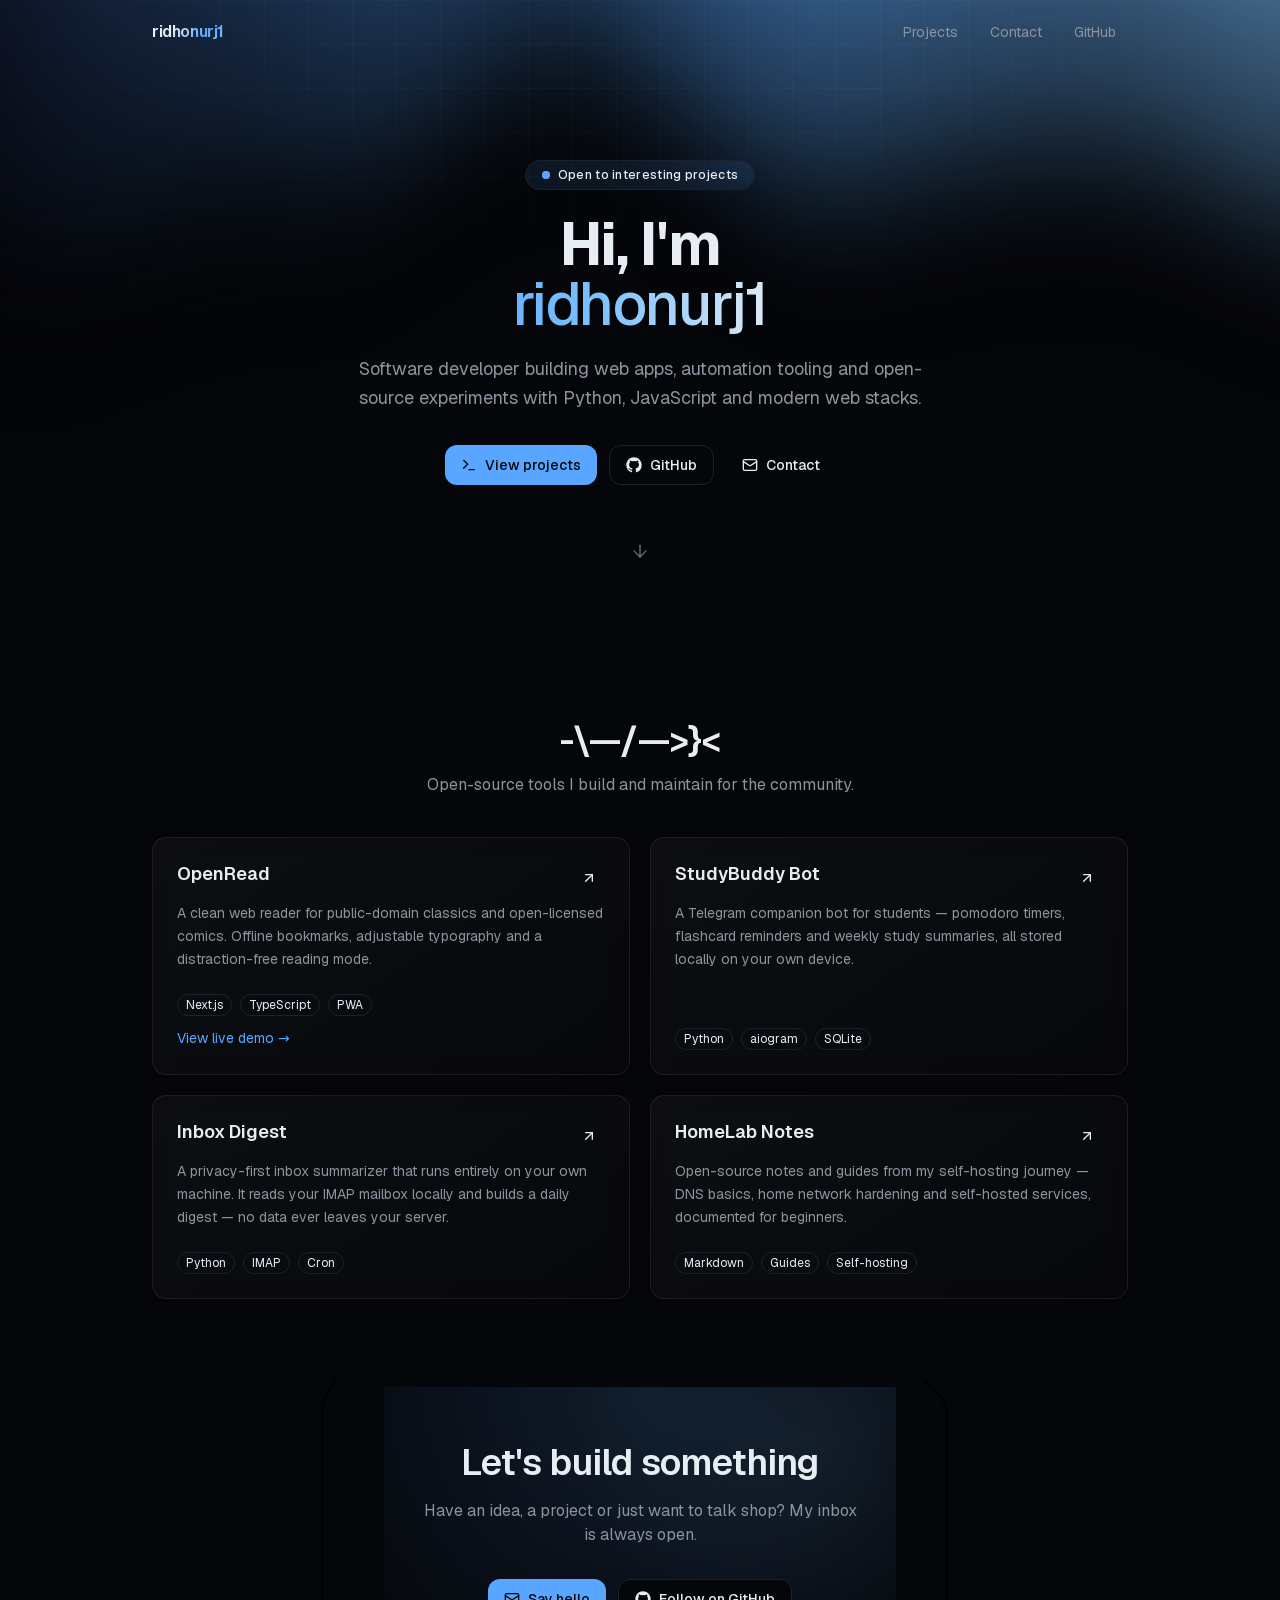
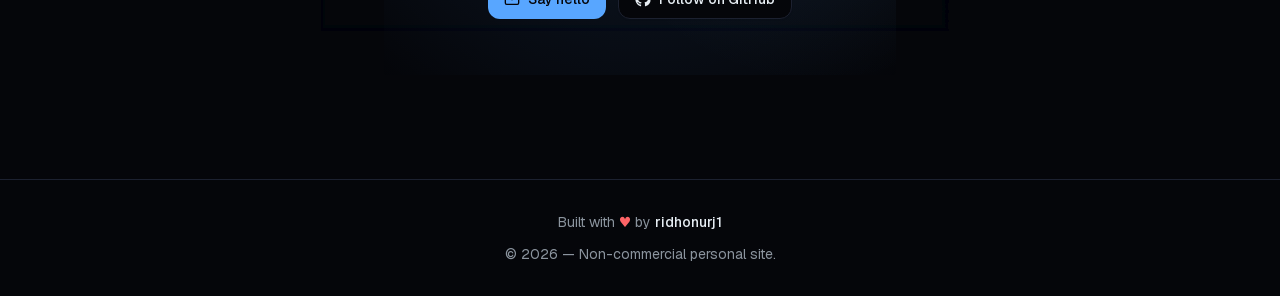
<file: index.html>
<!DOCTYPE html><html lang="en" class="dark geist_a71539c9-module__T19VSG__variable geist_mono_8d43a2aa-module__8Li5zG__variable h-full antialiased"><head><meta charSet="utf-8"/><meta name="viewport" content="width=device-width, initial-scale=1, viewport-fit=cover"/><link rel="preload" href="/_next/static/media/797e433ab948586e-s.p.0r6juujl39pe6.woff2" as="font" crossorigin="" type="font/woff2"/><link rel="preload" href="/_next/static/media/caa3a2e1cccd8315-s.p.0wgildi0cnwt9.woff2" as="font" crossorigin="" type="font/woff2"/><link rel="stylesheet" href="/_next/static/chunks/0uvr9v1zxqxss.css" data-precedence="next"/><link rel="stylesheet" href="/_next/static/chunks/36dvgbxa81-ln.css" data-precedence="next"/><link rel="preload" as="script" fetchPriority="low" href="/_next/static/chunks/3l04zcqx63h3y.js"/><script src="/_next/static/chunks/41qfcvra0dvw4.js" async=""></script><script src="/_next/static/chunks/39u3ld3zqxqqm.js" async=""></script><script src="/_next/static/chunks/turbopack-3-vlbn20khiwc.js" async=""></script><script src="/_next/static/chunks/0h2qsuyze9ds1.js" async=""></script><script src="/_next/static/chunks/0wwg8emwkmnxf.js" async=""></script><meta name="next-size-adjust" content=""/><title>ridhonurj1 — Software Developer</title><meta name="description" content="Personal portfolio of ridhonurj1 — Python, JavaScript and web tooling developer. Open-source projects, automation tools and experiments."/><link rel="icon" href="/favicon.ico?favicon.2vob68tjqpejf.ico" sizes="256x256" type="image/x-icon"/><script src="/_next/static/chunks/0cz1d0mv5g_q7.js" noModule=""></script></head><body class="min-h-full flex flex-col"><div hidden=""><!--$--><!--/$--></div><header class="fixed inset-x-0 top-0 z-50 transition-colors duration-300 bg-transparent" style="opacity:0;transform:translateY(-24px)"><nav class="mx-auto flex h-16 max-w-5xl items-center justify-between px-5 sm:px-6"><a href="#" class="font-semibold tracking-tight"><span class="gradient-text">ridhonurj1</span></a><div class="hidden items-center gap-2 sm:flex"><a href="#projects" class="rounded-md px-3 py-2 text-sm text-muted-foreground transition-colors hover:text-foreground">Projects</a><a href="#contact" class="rounded-md px-3 py-2 text-sm text-muted-foreground transition-colors hover:text-foreground">Contact</a><a href="https://github.com/ridhonurj1" target="_blank" rel="noreferrer" class="rounded-md px-3 py-2 text-sm text-muted-foreground transition-colors hover:text-foreground">GitHub</a></div><button type="button" aria-label="Open menu" aria-expanded="false" class="flex size-10 items-center justify-center rounded-md text-muted-foreground transition-colors hover:bg-muted hover:text-foreground sm:hidden"><svg xmlns="http://www.w3.org/2000/svg" width="24" height="24" viewBox="0 0 24 24" fill="none" stroke="currentColor" stroke-width="2" stroke-linecap="round" stroke-linejoin="round" class="lucide lucide-menu size-5" aria-hidden="true"><path d="M4 5h16"></path><path d="M4 12h16"></path><path d="M4 19h16"></path></svg></button></nav></header><main class="flex-1"><section class="relative overflow-hidden"><div class="absolute inset-0 h-[600px] opacity-70" aria-hidden="true"><div class="aurora-container"></div></div><div class="absolute inset-0 grid-texture" aria-hidden="true"></div><div class="relative mx-auto flex max-w-3xl flex-col items-center px-5 pt-32 pb-20 text-center sm:px-6 sm:pt-40"><div variants="[object Object]" initial="hidden" animate="show" custom="0"><span data-slot="badge" class="inline-flex items-center justify-center rounded-full border font-medium w-fit whitespace-nowrap shrink-0 [&amp;&gt;svg]:size-3 [&amp;&gt;svg]:pointer-events-none focus-visible:border-ring focus-visible:ring-ring/50 focus-visible:ring-[3px] aria-invalid:ring-destructive/20 dark:aria-invalid:ring-destructive/40 aria-invalid:border-destructive transition-[color,box-shadow] overflow-hidden [a&amp;]:hover:bg-accent [a&amp;]:hover:text-accent-foreground mb-6 gap-2 border-primary/40 bg-primary/10 px-4 py-1.5 text-xs tracking-wide text-foreground"><span class="relative flex size-2"><span class="absolute inline-flex h-full w-full animate-ping rounded-full bg-primary opacity-60"></span><span class="relative inline-flex size-2 rounded-full bg-primary"></span></span>Open to interesting projects</span></div><h1 class="text-4xl font-bold tracking-tight sm:text-6xl" style="opacity:0;transform:translateY(24px)">Hi, I&#x27;m<!-- --> <div class="animated-gradient-text  font-bold"><div class="text-content" style="background-image:linear-gradient(to right, #e6edf3, #58a6ff, #79c0ff, #e6edf3, #e6edf3);background-size:300% 100%;background-repeat:repeat;background-position:0% 50%">ridhonurj1</div></div></h1><p class="mt-5 max-w-xl text-base leading-relaxed text-muted-foreground sm:text-lg" style="opacity:0;transform:translateY(24px)">Software developer building web apps, automation tooling and open-source experiments with Python, JavaScript and modern web stacks.</p><div class="mt-8 flex w-full flex-col items-center justify-center gap-3 px-2 sm:w-auto sm:flex-row sm:px-0" style="opacity:0;transform:translateY(24px)"><a href="#projects" data-slot="button" class="inline-flex cursor-pointer items-center justify-center whitespace-nowrap text-sm font-medium transition-all disabled:pointer-events-none disabled:opacity-50 [&amp;_svg]:pointer-events-none [&amp;_svg:not([class*=&#x27;size-&#x27;])]:size-4 shrink-0 [&amp;_svg]:shrink-0 outline-none focus-visible:border-ring focus-visible:ring-ring/50 focus-visible:ring-[3px] aria-invalid:ring-destructive/20 dark:aria-invalid:ring-destructive/40 aria-invalid:border-destructive bg-primary text-primary-foreground hover:bg-primary/90 h-10 rounded-xl px-6 has-[&gt;svg]:px-4 w-full gap-2 sm:w-auto"><svg xmlns="http://www.w3.org/2000/svg" width="24" height="24" viewBox="0 0 24 24" fill="none" stroke="currentColor" stroke-width="2" stroke-linecap="round" stroke-linejoin="round" class="lucide lucide-terminal size-4" aria-hidden="true"><path d="M12 19h8"></path><path d="m4 17 6-6-6-6"></path></svg>View projects</a><a href="https://github.com/ridhonurj1" target="_blank" rel="noreferrer" data-slot="button" class="inline-flex cursor-pointer items-center justify-center whitespace-nowrap text-sm font-medium transition-all disabled:pointer-events-none disabled:opacity-50 [&amp;_svg]:pointer-events-none [&amp;_svg:not([class*=&#x27;size-&#x27;])]:size-4 shrink-0 [&amp;_svg]:shrink-0 outline-none focus-visible:border-ring focus-visible:ring-ring/50 focus-visible:ring-[3px] aria-invalid:ring-destructive/20 dark:aria-invalid:ring-destructive/40 aria-invalid:border-destructive border border-border bg-background shadow-xs hover:bg-accent hover:text-accent-foreground dark:bg-input/30 dark:border-input dark:hover:bg-input/50 h-10 rounded-xl px-6 has-[&gt;svg]:px-4 w-full gap-2 sm:w-auto"><svg viewBox="0 0 24 24" fill="currentColor" aria-hidden="true" class="size-4"><path d="M12 .5C5.65.5.5 5.65.5 12c0 5.08 3.29 9.39 7.86 10.91.58.11.79-.25.79-.55v-2.17c-3.2.7-3.87-1.36-3.87-1.36-.52-1.33-1.28-1.68-1.28-1.68-1.04-.71.08-.7.08-.7 1.15.08 1.76 1.19 1.76 1.19 1.03 1.76 2.69 1.25 3.35.96.1-.75.4-1.25.72-1.54-2.55-.29-5.24-1.28-5.24-5.68 0-1.26.45-2.28 1.19-3.09-.12-.29-.52-1.46.11-3.05 0 0 .97-.31 3.18 1.18a11 11 0 0 1 5.79 0c2.2-1.49 3.17-1.18 3.17-1.18.63 1.59.23 2.76.12 3.05.74.81 1.18 1.83 1.18 3.09 0 4.41-2.69 5.38-5.26 5.66.41.36.77 1.05.77 2.13v3.16c0 .3.21.67.8.55A11.51 11.51 0 0 0 23.5 12C23.5 5.65 18.35.5 12 .5Z"></path></svg>GitHub</a><a href="mailto:tuyulstarpo001@gmail.com" data-slot="button" class="inline-flex cursor-pointer items-center justify-center whitespace-nowrap text-sm font-medium transition-all disabled:pointer-events-none disabled:opacity-50 [&amp;_svg]:pointer-events-none [&amp;_svg:not([class*=&#x27;size-&#x27;])]:size-4 shrink-0 [&amp;_svg]:shrink-0 outline-none focus-visible:border-ring focus-visible:ring-ring/50 focus-visible:ring-[3px] aria-invalid:ring-destructive/20 dark:aria-invalid:ring-destructive/40 aria-invalid:border-destructive hover:bg-accent hover:text-accent-foreground dark:hover:bg-accent/50 h-10 rounded-xl px-6 has-[&gt;svg]:px-4 w-full gap-2 sm:w-auto"><svg xmlns="http://www.w3.org/2000/svg" width="24" height="24" viewBox="0 0 24 24" fill="none" stroke="currentColor" stroke-width="2" stroke-linecap="round" stroke-linejoin="round" class="lucide lucide-mail size-4" aria-hidden="true"><path d="m22 7-8.991 5.727a2 2 0 0 1-2.009 0L2 7"></path><rect x="2" y="4" width="20" height="16" rx="2"></rect></svg>Contact</a></div><div class="mt-14 text-muted-foreground/60" style="opacity:0;transform:translateY(24px)"><svg xmlns="http://www.w3.org/2000/svg" width="24" height="24" viewBox="0 0 24 24" fill="none" stroke="currentColor" stroke-width="2" stroke-linecap="round" stroke-linejoin="round" class="lucide lucide-arrow-down size-5 animate-bounce" aria-hidden="true"><path d="M12 5v14"></path><path d="m19 12-7 7-7-7"></path></svg></div></div></section><section id="projects" class="relative mx-auto max-w-5xl px-6 py-20"><div class="mb-10 text-center" style="opacity:0;transform:translateY(24px)"><h2 class="text-3xl font-semibold tracking-tight sm:text-4xl"><span class="" style="display:inline-block;white-space:pre-wrap"><span style="position:absolute;width:1px;height:1px;padding:0;margin:-1px;overflow:hidden;clip:rect(0,0,0,0);border:0;visibility:hidden">Projects</span><span aria-hidden="true"><span class="text-3xl font-semibold tracking-tight sm:text-4xl">P</span><span class="text-3xl font-semibold tracking-tight sm:text-4xl">r</span><span class="text-3xl font-semibold tracking-tight sm:text-4xl">o</span><span class="text-3xl font-semibold tracking-tight sm:text-4xl">j</span><span class="text-3xl font-semibold tracking-tight sm:text-4xl">e</span><span class="text-3xl font-semibold tracking-tight sm:text-4xl">c</span><span class="text-3xl font-semibold tracking-tight sm:text-4xl">t</span><span class="text-3xl font-semibold tracking-tight sm:text-4xl">s</span></span></span></h2><p class="mt-3 text-muted-foreground">Open-source tools I build and maintain for the community.</p></div><div class="grid grid-cols-1 gap-4 sm:grid-cols-2 sm:gap-5"><div class="h-full" style="opacity:0;transform:translateY(24px)"><div data-slot="card" class="text-card-foreground gap-6 rounded-xl border py-6 shadow-sm glass-card flex h-full flex-col border-border/60 bg-transparent"><div data-slot="card-header" class="@container/card-header grid auto-rows-min grid-rows-[auto_auto] items-start gap-2 px-6 has-data-[slot=card-action]:grid-cols-[1fr_auto] [.border-b]:pb-6"><div class="flex items-start justify-between gap-3"><div data-slot="card-title" class="font-semibold text-lg leading-snug">OpenRead</div><a href="https://github.com/ridhonurj1" target="_blank" rel="noreferrer" data-slot="button" class="inline-flex cursor-pointer items-center justify-center gap-2 whitespace-nowrap text-sm font-medium transition-all disabled:pointer-events-none disabled:opacity-50 [&amp;_svg]:pointer-events-none [&amp;_svg:not([class*=&#x27;size-&#x27;])]:size-4 [&amp;_svg]:shrink-0 outline-none focus-visible:border-ring focus-visible:ring-ring/50 focus-visible:ring-[3px] aria-invalid:ring-destructive/20 dark:aria-invalid:ring-destructive/40 aria-invalid:border-destructive hover:bg-accent hover:text-accent-foreground dark:hover:bg-accent/50 size-8 rounded-full shrink-0" aria-label="Open OpenRead"><svg xmlns="http://www.w3.org/2000/svg" width="24" height="24" viewBox="0 0 24 24" fill="none" stroke="currentColor" stroke-width="2" stroke-linecap="round" stroke-linejoin="round" class="lucide lucide-arrow-up-right size-4" aria-hidden="true"><path d="M7 7h10v10"></path><path d="M7 17 17 7"></path></svg></a></div><div data-slot="card-description" class="text-muted-foreground text-sm leading-relaxed">A clean web reader for public-domain classics and open-licensed comics. Offline bookmarks, adjustable typography and a distraction-free reading mode.</div></div><div data-slot="card-content" class="px-6 mt-auto"><div class="flex flex-wrap gap-2"><span data-slot="badge" class="inline-flex items-center justify-center rounded-full border px-2 py-0.5 text-xs w-fit whitespace-nowrap shrink-0 [&amp;&gt;svg]:size-3 gap-1 [&amp;&gt;svg]:pointer-events-none focus-visible:border-ring focus-visible:ring-ring/50 focus-visible:ring-[3px] aria-invalid:ring-destructive/20 dark:aria-invalid:ring-destructive/40 aria-invalid:border-destructive transition-[color,box-shadow] overflow-hidden border-transparent bg-secondary text-secondary-foreground [a&amp;]:hover:bg-secondary/90 font-normal">Next.js</span><span data-slot="badge" class="inline-flex items-center justify-center rounded-full border px-2 py-0.5 text-xs w-fit whitespace-nowrap shrink-0 [&amp;&gt;svg]:size-3 gap-1 [&amp;&gt;svg]:pointer-events-none focus-visible:border-ring focus-visible:ring-ring/50 focus-visible:ring-[3px] aria-invalid:ring-destructive/20 dark:aria-invalid:ring-destructive/40 aria-invalid:border-destructive transition-[color,box-shadow] overflow-hidden border-transparent bg-secondary text-secondary-foreground [a&amp;]:hover:bg-secondary/90 font-normal">TypeScript</span><span data-slot="badge" class="inline-flex items-center justify-center rounded-full border px-2 py-0.5 text-xs w-fit whitespace-nowrap shrink-0 [&amp;&gt;svg]:size-3 gap-1 [&amp;&gt;svg]:pointer-events-none focus-visible:border-ring focus-visible:ring-ring/50 focus-visible:ring-[3px] aria-invalid:ring-destructive/20 dark:aria-invalid:ring-destructive/40 aria-invalid:border-destructive transition-[color,box-shadow] overflow-hidden border-transparent bg-secondary text-secondary-foreground [a&amp;]:hover:bg-secondary/90 font-normal">PWA</span></div><a href="https://komik-mirror.vercel.app" target="_blank" rel="noreferrer" class="mt-3 inline-block text-sm text-primary hover:underline">View live demo →</a></div></div></div><div class="h-full" style="opacity:0;transform:translateY(24px)"><div data-slot="card" class="text-card-foreground gap-6 rounded-xl border py-6 shadow-sm glass-card flex h-full flex-col border-border/60 bg-transparent"><div data-slot="card-header" class="@container/card-header grid auto-rows-min grid-rows-[auto_auto] items-start gap-2 px-6 has-data-[slot=card-action]:grid-cols-[1fr_auto] [.border-b]:pb-6"><div class="flex items-start justify-between gap-3"><div data-slot="card-title" class="font-semibold text-lg leading-snug">StudyBuddy Bot</div><a href="https://github.com/ridhonurj1" target="_blank" rel="noreferrer" data-slot="button" class="inline-flex cursor-pointer items-center justify-center gap-2 whitespace-nowrap text-sm font-medium transition-all disabled:pointer-events-none disabled:opacity-50 [&amp;_svg]:pointer-events-none [&amp;_svg:not([class*=&#x27;size-&#x27;])]:size-4 [&amp;_svg]:shrink-0 outline-none focus-visible:border-ring focus-visible:ring-ring/50 focus-visible:ring-[3px] aria-invalid:ring-destructive/20 dark:aria-invalid:ring-destructive/40 aria-invalid:border-destructive hover:bg-accent hover:text-accent-foreground dark:hover:bg-accent/50 size-8 rounded-full shrink-0" aria-label="Open StudyBuddy Bot"><svg xmlns="http://www.w3.org/2000/svg" width="24" height="24" viewBox="0 0 24 24" fill="none" stroke="currentColor" stroke-width="2" stroke-linecap="round" stroke-linejoin="round" class="lucide lucide-arrow-up-right size-4" aria-hidden="true"><path d="M7 7h10v10"></path><path d="M7 17 17 7"></path></svg></a></div><div data-slot="card-description" class="text-muted-foreground text-sm leading-relaxed">A Telegram companion bot for students — pomodoro timers, flashcard reminders and weekly study summaries, all stored locally on your own device.</div></div><div data-slot="card-content" class="px-6 mt-auto"><div class="flex flex-wrap gap-2"><span data-slot="badge" class="inline-flex items-center justify-center rounded-full border px-2 py-0.5 text-xs w-fit whitespace-nowrap shrink-0 [&amp;&gt;svg]:size-3 gap-1 [&amp;&gt;svg]:pointer-events-none focus-visible:border-ring focus-visible:ring-ring/50 focus-visible:ring-[3px] aria-invalid:ring-destructive/20 dark:aria-invalid:ring-destructive/40 aria-invalid:border-destructive transition-[color,box-shadow] overflow-hidden border-transparent bg-secondary text-secondary-foreground [a&amp;]:hover:bg-secondary/90 font-normal">Python</span><span data-slot="badge" class="inline-flex items-center justify-center rounded-full border px-2 py-0.5 text-xs w-fit whitespace-nowrap shrink-0 [&amp;&gt;svg]:size-3 gap-1 [&amp;&gt;svg]:pointer-events-none focus-visible:border-ring focus-visible:ring-ring/50 focus-visible:ring-[3px] aria-invalid:ring-destructive/20 dark:aria-invalid:ring-destructive/40 aria-invalid:border-destructive transition-[color,box-shadow] overflow-hidden border-transparent bg-secondary text-secondary-foreground [a&amp;]:hover:bg-secondary/90 font-normal">aiogram</span><span data-slot="badge" class="inline-flex items-center justify-center rounded-full border px-2 py-0.5 text-xs w-fit whitespace-nowrap shrink-0 [&amp;&gt;svg]:size-3 gap-1 [&amp;&gt;svg]:pointer-events-none focus-visible:border-ring focus-visible:ring-ring/50 focus-visible:ring-[3px] aria-invalid:ring-destructive/20 dark:aria-invalid:ring-destructive/40 aria-invalid:border-destructive transition-[color,box-shadow] overflow-hidden border-transparent bg-secondary text-secondary-foreground [a&amp;]:hover:bg-secondary/90 font-normal">SQLite</span></div></div></div></div><div class="h-full" style="opacity:0;transform:translateY(24px)"><div data-slot="card" class="text-card-foreground gap-6 rounded-xl border py-6 shadow-sm glass-card flex h-full flex-col border-border/60 bg-transparent"><div data-slot="card-header" class="@container/card-header grid auto-rows-min grid-rows-[auto_auto] items-start gap-2 px-6 has-data-[slot=card-action]:grid-cols-[1fr_auto] [.border-b]:pb-6"><div class="flex items-start justify-between gap-3"><div data-slot="card-title" class="font-semibold text-lg leading-snug">Inbox Digest</div><a href="https://github.com/ridhonurj1" target="_blank" rel="noreferrer" data-slot="button" class="inline-flex cursor-pointer items-center justify-center gap-2 whitespace-nowrap text-sm font-medium transition-all disabled:pointer-events-none disabled:opacity-50 [&amp;_svg]:pointer-events-none [&amp;_svg:not([class*=&#x27;size-&#x27;])]:size-4 [&amp;_svg]:shrink-0 outline-none focus-visible:border-ring focus-visible:ring-ring/50 focus-visible:ring-[3px] aria-invalid:ring-destructive/20 dark:aria-invalid:ring-destructive/40 aria-invalid:border-destructive hover:bg-accent hover:text-accent-foreground dark:hover:bg-accent/50 size-8 rounded-full shrink-0" aria-label="Open Inbox Digest"><svg xmlns="http://www.w3.org/2000/svg" width="24" height="24" viewBox="0 0 24 24" fill="none" stroke="currentColor" stroke-width="2" stroke-linecap="round" stroke-linejoin="round" class="lucide lucide-arrow-up-right size-4" aria-hidden="true"><path d="M7 7h10v10"></path><path d="M7 17 17 7"></path></svg></a></div><div data-slot="card-description" class="text-muted-foreground text-sm leading-relaxed">A privacy-first inbox summarizer that runs entirely on your own machine. It reads your IMAP mailbox locally and builds a daily digest — no data ever leaves your server.</div></div><div data-slot="card-content" class="px-6 mt-auto"><div class="flex flex-wrap gap-2"><span data-slot="badge" class="inline-flex items-center justify-center rounded-full border px-2 py-0.5 text-xs w-fit whitespace-nowrap shrink-0 [&amp;&gt;svg]:size-3 gap-1 [&amp;&gt;svg]:pointer-events-none focus-visible:border-ring focus-visible:ring-ring/50 focus-visible:ring-[3px] aria-invalid:ring-destructive/20 dark:aria-invalid:ring-destructive/40 aria-invalid:border-destructive transition-[color,box-shadow] overflow-hidden border-transparent bg-secondary text-secondary-foreground [a&amp;]:hover:bg-secondary/90 font-normal">Python</span><span data-slot="badge" class="inline-flex items-center justify-center rounded-full border px-2 py-0.5 text-xs w-fit whitespace-nowrap shrink-0 [&amp;&gt;svg]:size-3 gap-1 [&amp;&gt;svg]:pointer-events-none focus-visible:border-ring focus-visible:ring-ring/50 focus-visible:ring-[3px] aria-invalid:ring-destructive/20 dark:aria-invalid:ring-destructive/40 aria-invalid:border-destructive transition-[color,box-shadow] overflow-hidden border-transparent bg-secondary text-secondary-foreground [a&amp;]:hover:bg-secondary/90 font-normal">IMAP</span><span data-slot="badge" class="inline-flex items-center justify-center rounded-full border px-2 py-0.5 text-xs w-fit whitespace-nowrap shrink-0 [&amp;&gt;svg]:size-3 gap-1 [&amp;&gt;svg]:pointer-events-none focus-visible:border-ring focus-visible:ring-ring/50 focus-visible:ring-[3px] aria-invalid:ring-destructive/20 dark:aria-invalid:ring-destructive/40 aria-invalid:border-destructive transition-[color,box-shadow] overflow-hidden border-transparent bg-secondary text-secondary-foreground [a&amp;]:hover:bg-secondary/90 font-normal">Cron</span></div></div></div></div><div class="h-full" style="opacity:0;transform:translateY(24px)"><div data-slot="card" class="text-card-foreground gap-6 rounded-xl border py-6 shadow-sm glass-card flex h-full flex-col border-border/60 bg-transparent"><div data-slot="card-header" class="@container/card-header grid auto-rows-min grid-rows-[auto_auto] items-start gap-2 px-6 has-data-[slot=card-action]:grid-cols-[1fr_auto] [.border-b]:pb-6"><div class="flex items-start justify-between gap-3"><div data-slot="card-title" class="font-semibold text-lg leading-snug">HomeLab Notes</div><a href="https://github.com/ridhonurj1" target="_blank" rel="noreferrer" data-slot="button" class="inline-flex cursor-pointer items-center justify-center gap-2 whitespace-nowrap text-sm font-medium transition-all disabled:pointer-events-none disabled:opacity-50 [&amp;_svg]:pointer-events-none [&amp;_svg:not([class*=&#x27;size-&#x27;])]:size-4 [&amp;_svg]:shrink-0 outline-none focus-visible:border-ring focus-visible:ring-ring/50 focus-visible:ring-[3px] aria-invalid:ring-destructive/20 dark:aria-invalid:ring-destructive/40 aria-invalid:border-destructive hover:bg-accent hover:text-accent-foreground dark:hover:bg-accent/50 size-8 rounded-full shrink-0" aria-label="Open HomeLab Notes"><svg xmlns="http://www.w3.org/2000/svg" width="24" height="24" viewBox="0 0 24 24" fill="none" stroke="currentColor" stroke-width="2" stroke-linecap="round" stroke-linejoin="round" class="lucide lucide-arrow-up-right size-4" aria-hidden="true"><path d="M7 7h10v10"></path><path d="M7 17 17 7"></path></svg></a></div><div data-slot="card-description" class="text-muted-foreground text-sm leading-relaxed">Open-source notes and guides from my self-hosting journey — DNS basics, home network hardening and self-hosted services, documented for beginners.</div></div><div data-slot="card-content" class="px-6 mt-auto"><div class="flex flex-wrap gap-2"><span data-slot="badge" class="inline-flex items-center justify-center rounded-full border px-2 py-0.5 text-xs w-fit whitespace-nowrap shrink-0 [&amp;&gt;svg]:size-3 gap-1 [&amp;&gt;svg]:pointer-events-none focus-visible:border-ring focus-visible:ring-ring/50 focus-visible:ring-[3px] aria-invalid:ring-destructive/20 dark:aria-invalid:ring-destructive/40 aria-invalid:border-destructive transition-[color,box-shadow] overflow-hidden border-transparent bg-secondary text-secondary-foreground [a&amp;]:hover:bg-secondary/90 font-normal">Markdown</span><span data-slot="badge" class="inline-flex items-center justify-center rounded-full border px-2 py-0.5 text-xs w-fit whitespace-nowrap shrink-0 [&amp;&gt;svg]:size-3 gap-1 [&amp;&gt;svg]:pointer-events-none focus-visible:border-ring focus-visible:ring-ring/50 focus-visible:ring-[3px] aria-invalid:ring-destructive/20 dark:aria-invalid:ring-destructive/40 aria-invalid:border-destructive transition-[color,box-shadow] overflow-hidden border-transparent bg-secondary text-secondary-foreground [a&amp;]:hover:bg-secondary/90 font-normal">Guides</span><span data-slot="badge" class="inline-flex items-center justify-center rounded-full border px-2 py-0.5 text-xs w-fit whitespace-nowrap shrink-0 [&amp;&gt;svg]:size-3 gap-1 [&amp;&gt;svg]:pointer-events-none focus-visible:border-ring focus-visible:ring-ring/50 focus-visible:ring-[3px] aria-invalid:ring-destructive/20 dark:aria-invalid:ring-destructive/40 aria-invalid:border-destructive transition-[color,box-shadow] overflow-hidden border-transparent bg-secondary text-secondary-foreground [a&amp;]:hover:bg-secondary/90 font-normal">Self-hosting</span></div></div></div></div></div></section><section id="contact" class="relative mx-auto max-w-3xl px-5 pb-24 text-center sm:px-6"><div style="opacity:0;transform:translateY(24px)"><div class="glass-surface glass-surface--fallback " style="width:100%;height:auto;border-radius:20px;--glass-frost:0;--glass-saturation:1;--filter-id:url(#glass-filter-_R_1eavb_)"><svg class="glass-surface__filter" xmlns="http://www.w3.org/2000/svg"><defs><filter id="glass-filter-_R_1eavb_" color-interpolation-filters="sRGB" x="0%" y="0%" width="100%" height="100%"><feImage x="0" y="0" width="100%" height="100%" preserveAspectRatio="none" result="map"></feImage><feDisplacementMap in="SourceGraphic" in2="map" id="redchannel" result="dispRed"></feDisplacementMap><feColorMatrix in="dispRed" type="matrix" values="1 0 0 0 0
                      0 0 0 0 0
                      0 0 0 0 0
                      0 0 0 1 0" result="red"></feColorMatrix><feDisplacementMap in="SourceGraphic" in2="map" id="greenchannel" result="dispGreen"></feDisplacementMap><feColorMatrix in="dispGreen" type="matrix" values="0 0 0 0 0
                      0 1 0 0 0
                      0 0 0 0 0
                      0 0 0 1 0" result="green"></feColorMatrix><feDisplacementMap in="SourceGraphic" in2="map" id="bluechannel" result="dispBlue"></feDisplacementMap><feColorMatrix in="dispBlue" type="matrix" values="0 0 0 0 0
                      0 0 0 0 0
                      0 0 1 0 0
                      0 0 0 1 0" result="blue"></feColorMatrix><feBlend in="red" in2="green" mode="screen" result="rg"></feBlend><feBlend in="rg" in2="blue" mode="screen" result="output"></feBlend><feGaussianBlur in="output" stdDeviation="0.7"></feGaussianBlur></filter></defs></svg><div class="glass-surface__content"><div class="relative px-6 py-12 sm:px-8 sm:py-14"><div class="pointer-events-none absolute inset-0 spotlight-glow" aria-hidden="true"></div><div class="relative"><h2 class="text-3xl font-semibold tracking-tight sm:text-4xl">Let&#x27;s build something</h2><p class="mx-auto mt-4 max-w-md text-muted-foreground">Have an idea, a project or just want to talk shop? My inbox is always open.</p><div class="mt-8 flex flex-col items-center justify-center gap-3 sm:flex-row"><a href="mailto:tuyulstarpo001@gmail.com" data-slot="button" class="inline-flex cursor-pointer items-center justify-center whitespace-nowrap text-sm font-medium transition-all disabled:pointer-events-none disabled:opacity-50 [&amp;_svg]:pointer-events-none [&amp;_svg:not([class*=&#x27;size-&#x27;])]:size-4 shrink-0 [&amp;_svg]:shrink-0 outline-none focus-visible:border-ring focus-visible:ring-ring/50 focus-visible:ring-[3px] aria-invalid:ring-destructive/20 dark:aria-invalid:ring-destructive/40 aria-invalid:border-destructive bg-primary text-primary-foreground hover:bg-primary/90 h-10 rounded-xl px-6 has-[&gt;svg]:px-4 w-full gap-2 sm:w-auto"><svg xmlns="http://www.w3.org/2000/svg" width="24" height="24" viewBox="0 0 24 24" fill="none" stroke="currentColor" stroke-width="2" stroke-linecap="round" stroke-linejoin="round" class="lucide lucide-mail size-4" aria-hidden="true"><path d="m22 7-8.991 5.727a2 2 0 0 1-2.009 0L2 7"></path><rect x="2" y="4" width="20" height="16" rx="2"></rect></svg>Say hello</a><a href="https://github.com/ridhonurj1" target="_blank" rel="noreferrer" data-slot="button" class="inline-flex cursor-pointer items-center justify-center whitespace-nowrap text-sm font-medium transition-all disabled:pointer-events-none disabled:opacity-50 [&amp;_svg]:pointer-events-none [&amp;_svg:not([class*=&#x27;size-&#x27;])]:size-4 shrink-0 [&amp;_svg]:shrink-0 outline-none focus-visible:border-ring focus-visible:ring-ring/50 focus-visible:ring-[3px] aria-invalid:ring-destructive/20 dark:aria-invalid:ring-destructive/40 aria-invalid:border-destructive border border-border bg-background shadow-xs hover:bg-accent hover:text-accent-foreground dark:bg-input/30 dark:border-input dark:hover:bg-input/50 h-10 rounded-xl px-6 has-[&gt;svg]:px-4 w-full gap-2 sm:w-auto"><svg viewBox="0 0 24 24" fill="currentColor" aria-hidden="true" class="size-4"><path d="M12 .5C5.65.5.5 5.65.5 12c0 5.08 3.29 9.39 7.86 10.91.58.11.79-.25.79-.55v-2.17c-3.2.7-3.87-1.36-3.87-1.36-.52-1.33-1.28-1.68-1.28-1.68-1.04-.71.08-.7.08-.7 1.15.08 1.76 1.19 1.76 1.19 1.03 1.76 2.69 1.25 3.35.96.1-.75.4-1.25.72-1.54-2.55-.29-5.24-1.28-5.24-5.68 0-1.26.45-2.28 1.19-3.09-.12-.29-.52-1.46.11-3.05 0 0 .97-.31 3.18 1.18a11 11 0 0 1 5.79 0c2.2-1.49 3.17-1.18 3.17-1.18.63 1.59.23 2.76.12 3.05.74.81 1.18 1.83 1.18 3.09 0 4.41-2.69 5.38-5.26 5.66.41.36.77 1.05.77 2.13v3.16c0 .3.21.67.8.55A11.51 11.51 0 0 0 23.5 12C23.5 5.65 18.35.5 12 .5Z"></path></svg>Follow on GitHub</a></div></div></div></div></div></div></section></main><footer class="border-t border-border/60 py-8"><div class="mx-auto flex max-w-5xl flex-col items-center gap-3 px-6 text-sm text-muted-foreground"><p>Built with <span class="text-red-400">♥</span> by<!-- --> <span class="font-medium text-foreground">ridhonurj1</span></p><p>© <!-- -->2026<!-- --> — Non-commercial personal site.</p></div></footer><!--$--><!--/$--><script src="/_next/static/chunks/3l04zcqx63h3y.js" id="_R_" async=""></script><script>(self.__next_f=self.__next_f||[]).push([0])</script><script>self.__next_f.push([1,"1:\"$Sreact.fragment\"\n2:I[39756,[\"/_next/static/chunks/0h2qsuyze9ds1.js\"],\"default\"]\n3:I[37457,[\"/_next/static/chunks/0h2qsuyze9ds1.js\"],\"default\"]\n4:I[63780,[\"/_next/static/chunks/0h2qsuyze9ds1.js\",\"/_next/static/chunks/0wwg8emwkmnxf.js\"],\"default\"]\n5:I[85161,[\"/_next/static/chunks/0h2qsuyze9ds1.js\",\"/_next/static/chunks/0wwg8emwkmnxf.js\"],\"default\"]\n6:I[80976,[\"/_next/static/chunks/0h2qsuyze9ds1.js\",\"/_next/static/chunks/0wwg8emwkmnxf.js\"],\"default\"]\n7:I[15751,[\"/_next/static/chunks/0h2qsuyze9ds1.js\",\"/_next/static/chunks/0wwg8emwkmnxf.js\"],\"default\"]\n8:I[97367,[\"/_next/static/chunks/0h2qsuyze9ds1.js\"],\"OutletBoundary\"]\n9:\"$Sreact.suspense\"\nb:I[97367,[\"/_next/static/chunks/0h2qsuyze9ds1.js\"],\"ViewportBoundary\"]\nd:I[97367,[\"/_next/static/chunks/0h2qsuyze9ds1.js\"],\"MetadataBoundary\"]\nf:I[68027,[\"/_next/static/chunks/0h2qsuyze9ds1.js\"],\"default\",1]\n:HL[\"/_next/static/chunks/0uvr9v1zxqxss.css\",\"style\"]\n:HL[\"/_next/static/media/797e433ab948586e-s.p.0r6juujl39pe6.woff2\",\"font\",{\"crossOrigin\":\"\",\"type\":\"font/woff2\"}]\n:HL[\"/_next/static/media/caa3a2e1cccd8315-s.p.0wgildi0cnwt9.woff2\",\"font\",{\"crossOrigin\":\"\",\"type\":\"font/woff2\"}]\n:HL[\"/_next/static/chunks/36dvgbxa81-ln.css\",\"style\"]\n"])</script><script>self.__next_f.push([1,"0:{\"P\":null,\"c\":[\"\",\"\"],\"q\":\"\",\"i\":false,\"f\":[[[\"\",{\"children\":[\"__PAGE__\",{},\"$undefined\",\"$undefined\",4608]},\"$undefined\",\"$undefined\",4624],[[\"$\",\"$1\",\"c\",{\"children\":[[[\"$\",\"link\",\"0\",{\"rel\":\"stylesheet\",\"href\":\"/_next/static/chunks/0uvr9v1zxqxss.css\",\"precedence\":\"next\",\"crossOrigin\":\"$undefined\",\"nonce\":\"$undefined\"}],[\"$\",\"script\",\"script-0\",{\"src\":\"/_next/static/chunks/0h2qsuyze9ds1.js\",\"async\":true,\"nonce\":\"$undefined\"}]],[\"$\",\"html\",null,{\"lang\":\"en\",\"className\":\"dark geist_a71539c9-module__T19VSG__variable geist_mono_8d43a2aa-module__8Li5zG__variable h-full antialiased\",\"children\":[\"$\",\"body\",null,{\"className\":\"min-h-full flex flex-col\",\"children\":[\"$\",\"$L2\",null,{\"parallelRouterKey\":\"children\",\"error\":\"$undefined\",\"errorStyles\":\"$undefined\",\"errorScripts\":\"$undefined\",\"template\":[\"$\",\"$L3\",null,{}],\"templateStyles\":\"$undefined\",\"templateScripts\":\"$undefined\",\"notFound\":[[[\"$\",\"title\",null,{\"children\":\"404: This page could not be found.\"}],[\"$\",\"div\",null,{\"style\":{\"fontFamily\":\"system-ui,\\\"Segoe UI\\\",Roboto,Helvetica,Arial,sans-serif,\\\"Apple Color Emoji\\\",\\\"Segoe UI Emoji\\\"\",\"height\":\"100vh\",\"textAlign\":\"center\",\"display\":\"flex\",\"flexDirection\":\"column\",\"alignItems\":\"center\",\"justifyContent\":\"center\"},\"children\":[\"$\",\"div\",null,{\"children\":[[\"$\",\"style\",null,{\"dangerouslySetInnerHTML\":{\"__html\":\"body{color:#000;background:#fff;margin:0}.next-error-h1{border-right:1px solid rgba(0,0,0,.3)}@media (prefers-color-scheme:dark){body{color:#fff;background:#000}.next-error-h1{border-right:1px solid rgba(255,255,255,.3)}}\"}}],[\"$\",\"h1\",null,{\"className\":\"next-error-h1\",\"style\":{\"display\":\"inline-block\",\"margin\":\"0 20px 0 0\",\"padding\":\"0 23px 0 0\",\"fontSize\":24,\"fontWeight\":500,\"verticalAlign\":\"top\",\"lineHeight\":\"49px\"},\"children\":404}],[\"$\",\"div\",null,{\"style\":{\"display\":\"inline-block\"},\"children\":[\"$\",\"h2\",null,{\"style\":{\"fontSize\":14,\"fontWeight\":400,\"lineHeight\":\"49px\",\"margin\":0},\"children\":\"This page could not be found.\"}]}]]}]}]],[]],\"forbidden\":\"$undefined\",\"unauthorized\":\"$undefined\"}]}]}]]}],{\"children\":[[\"$\",\"$1\",\"c\",{\"children\":[[[\"$\",\"$L4\",null,{}],[\"$\",\"main\",null,{\"className\":\"flex-1\",\"children\":[[\"$\",\"$L5\",null,{}],[\"$\",\"$L6\",null,{}],[\"$\",\"$L7\",null,{}]]}],[\"$\",\"footer\",null,{\"className\":\"border-t border-border/60 py-8\",\"children\":[\"$\",\"div\",null,{\"className\":\"mx-auto flex max-w-5xl flex-col items-center gap-3 px-6 text-sm text-muted-foreground\",\"children\":[[\"$\",\"p\",null,{\"children\":[\"Built with \",[\"$\",\"span\",null,{\"className\":\"text-red-400\",\"children\":\"♥\"}],\" by\",\" \",[\"$\",\"span\",null,{\"className\":\"font-medium text-foreground\",\"children\":\"ridhonurj1\"}]]}],[\"$\",\"p\",null,{\"children\":[\"© \",2026,\" — Non-commercial personal site.\"]}]]}]}]],[[\"$\",\"link\",\"0\",{\"rel\":\"stylesheet\",\"href\":\"/_next/static/chunks/36dvgbxa81-ln.css\",\"precedence\":\"next\",\"crossOrigin\":\"$undefined\",\"nonce\":\"$undefined\"}],[\"$\",\"script\",\"script-0\",{\"src\":\"/_next/static/chunks/0wwg8emwkmnxf.js\",\"async\":true,\"nonce\":\"$undefined\"}]],[\"$\",\"$L8\",null,{\"children\":[\"$\",\"$9\",null,{\"name\":\"Next.MetadataOutlet\",\"children\":\"$@a\"}]}]]}],{},null,false,null]},null,false,null],[\"$\",\"$1\",\"h\",{\"children\":[null,[\"$\",\"$Lb\",null,{\"children\":\"$Lc\"}],[\"$\",\"div\",null,{\"hidden\":true,\"children\":[\"$\",\"$Ld\",null,{\"children\":[\"$\",\"$9\",null,{\"name\":\"Next.Metadata\",\"children\":\"$Le\"}]}]}],[\"$\",\"meta\",null,{\"name\":\"next-size-adjust\",\"content\":\"\"}]]}],false]],\"m\":\"$undefined\",\"G\":[\"$f\",[[\"$\",\"link\",\"0\",{\"rel\":\"stylesheet\",\"href\":\"/_next/static/chunks/0uvr9v1zxqxss.css\",\"precedence\":\"next\",\"crossOrigin\":\"$undefined\",\"nonce\":\"$undefined\"}]]],\"S\":true,\"h\":null,\"r\":\"$undefined\",\"s\":\"$undefined\",\"a\":\"$undefined\",\"l\":\"$undefined\",\"p\":\"$undefined\",\"d\":\"$undefined\",\"b\":\"NjO-33yEIky3NY843e9oS\"}\n"])</script><script>self.__next_f.push([1,"c:[[\"$\",\"meta\",\"0\",{\"charSet\":\"utf-8\"}],[\"$\",\"meta\",\"1\",{\"name\":\"viewport\",\"content\":\"width=device-width, initial-scale=1, viewport-fit=cover\"}]]\n"])</script><script>self.__next_f.push([1,"10:I[27201,[\"/_next/static/chunks/0h2qsuyze9ds1.js\"],\"IconMark\"]\na:null\ne:[[\"$\",\"title\",\"0\",{\"children\":\"ridhonurj1 — Software Developer\"}],[\"$\",\"meta\",\"1\",{\"name\":\"description\",\"content\":\"Personal portfolio of ridhonurj1 — Python, JavaScript and web tooling developer. Open-source projects, automation tools and experiments.\"}],[\"$\",\"link\",\"2\",{\"rel\":\"icon\",\"href\":\"/favicon.ico?favicon.2vob68tjqpejf.ico\",\"sizes\":\"256x256\",\"type\":\"image/x-icon\"}],[\"$\",\"$L10\",\"3\",{}]]\n"])</script></body></html>
</file>
<file: _next/static/chunks/0uvr9v1zxqxss.css>
@font-face{font-family:Geist;font-style:normal;font-weight:100 900;font-display:swap;src:url(../media/fef07dbb0973bf53-s.3p2_lha1f2xer.woff2)format("woff2");unicode-range:U+460-52F,U+1C80-1C8A,U+20B4,U+2DE0-2DFF,U+A640-A69F,U+FE2E-FE2F}@font-face{font-family:Geist;font-style:normal;font-weight:100 900;font-display:swap;src:url(../media/8a480f0b521d4e75-s.1qq4vpdcun5oj.woff2)format("woff2");unicode-range:U+301,U+400-45F,U+490-491,U+4B0-4B1,U+2116}@font-face{font-family:Geist;font-style:normal;font-weight:100 900;font-display:swap;src:url(../media/53b9e256198e5412-s.390ncx5urfkfu.woff2)format("woff2");unicode-range:U+102-103,U+110-111,U+128-129,U+168-169,U+1A0-1A1,U+1AF-1B0,U+300-301,U+303-304,U+308-309,U+323,U+329,U+1EA0-1EF9,U+20AB}@font-face{font-family:Geist;font-style:normal;font-weight:100 900;font-display:swap;src:url(../media/7178b3e590c64307-s.21jp631_3pja2.woff2)format("woff2");unicode-range:U+100-2BA,U+2BD-2C5,U+2C7-2CC,U+2CE-2D7,U+2DD-2FF,U+304,U+308,U+329,U+1D00-1DBF,U+1E00-1E9F,U+1EF2-1EFF,U+2020,U+20A0-20AB,U+20AD-20C0,U+2113,U+2C60-2C7F,U+A720-A7FF}@font-face{font-family:Geist;font-style:normal;font-weight:100 900;font-display:swap;src:url(../media/caa3a2e1cccd8315-s.p.0wgildi0cnwt9.woff2)format("woff2");unicode-range:U+??,U+131,U+152-153,U+2BB-2BC,U+2C6,U+2DA,U+2DC,U+304,U+308,U+329,U+2000-206F,U+20AC,U+2122,U+2191,U+2193,U+2212,U+2215,U+FEFF,U+FFFD}@font-face{font-family:Geist Fallback;src:local(Arial);ascent-override:95.94%;descent-override:28.16%;line-gap-override:0.0%;size-adjust:104.76%}.geist_a71539c9-module__T19VSG__className{font-family:Geist,Geist Fallback;font-style:normal}.geist_a71539c9-module__T19VSG__variable{--font-geist-sans:"Geist", "Geist Fallback"}
@font-face{font-family:Geist Mono;font-style:normal;font-weight:100 900;font-display:swap;src:url(../media/5ce348bf30bf5439-s.31988l_ccedte.woff2)format("woff2");unicode-range:U+460-52F,U+1C80-1C8A,U+20B4,U+2DE0-2DFF,U+A640-A69F,U+FE2E-FE2F}@font-face{font-family:Geist Mono;font-style:normal;font-weight:100 900;font-display:swap;src:url(../media/4fa387ec64143e14-s.2tuy5pz7dlieh.woff2)format("woff2");unicode-range:U+301,U+400-45F,U+490-491,U+4B0-4B1,U+2116}@font-face{font-family:Geist Mono;font-style:normal;font-weight:100 900;font-display:swap;src:url(../media/6306c77e7c8268e4-s.2dbetqa9o8jxf.woff2)format("woff2");unicode-range:U+2000-2001,U+2004-2008,U+200A,U+23B8-23BD,U+2500-259F}@font-face{font-family:Geist Mono;font-style:normal;font-weight:100 900;font-display:swap;src:url(../media/7d817b4c03b0c5f1-s.1uyisp29ctx0d.woff2)format("woff2");unicode-range:U+102-103,U+110-111,U+128-129,U+168-169,U+1A0-1A1,U+1AF-1B0,U+300-301,U+303-304,U+308-309,U+323,U+329,U+1EA0-1EF9,U+20AB}@font-face{font-family:Geist Mono;font-style:normal;font-weight:100 900;font-display:swap;src:url(../media/bbc41e54d2fcbd21-s.1rgnod-3esatf.woff2)format("woff2");unicode-range:U+100-2BA,U+2BD-2C5,U+2C7-2CC,U+2CE-2D7,U+2DD-2FF,U+304,U+308,U+329,U+1D00-1DBF,U+1E00-1E9F,U+1EF2-1EFF,U+2020,U+20A0-20AB,U+20AD-20C0,U+2113,U+2C60-2C7F,U+A720-A7FF}@font-face{font-family:Geist Mono;font-style:normal;font-weight:100 900;font-display:swap;src:url(../media/797e433ab948586e-s.p.0r6juujl39pe6.woff2)format("woff2");unicode-range:U+??,U+131,U+152-153,U+2BB-2BC,U+2C6,U+2DA,U+2DC,U+304,U+308,U+329,U+2000-206F,U+20AC,U+2122,U+2191,U+2193,U+2212,U+2215,U+FEFF,U+FFFD}@font-face{font-family:Geist Mono Fallback;src:local(Arial);ascent-override:74.67%;descent-override:21.92%;line-gap-override:0.0%;size-adjust:134.59%}.geist_mono_8d43a2aa-module__8Li5zG__className{font-family:Geist Mono,Geist Mono Fallback;font-style:normal}.geist_mono_8d43a2aa-module__8Li5zG__variable{--font-geist-mono:"Geist Mono", "Geist Mono Fallback"}
@layer properties{@supports (((-webkit-hyphens:none)) and (not (margin-trim:inline))) or ((-moz-orient:inline) and (not (color:rgb(from red r g b)))){*,:before,:after,::backdrop{--tw-border-style:solid;--tw-leading:initial;--tw-font-weight:initial;--tw-tracking:initial;--tw-shadow:0 0 #0000;--tw-shadow-color:initial;--tw-shadow-alpha:100%;--tw-inset-shadow:0 0 #0000;--tw-inset-shadow-color:initial;--tw-inset-shadow-alpha:100%;--tw-ring-color:initial;--tw-ring-shadow:0 0 #0000;--tw-inset-ring-color:initial;--tw-inset-ring-shadow:0 0 #0000;--tw-ring-inset:initial;--tw-ring-offset-width:0px;--tw-ring-offset-color:#fff;--tw-ring-offset-shadow:0 0 #0000;--tw-outline-style:solid;--tw-blur:initial;--tw-brightness:initial;--tw-contrast:initial;--tw-grayscale:initial;--tw-hue-rotate:initial;--tw-invert:initial;--tw-opacity:initial;--tw-saturate:initial;--tw-sepia:initial;--tw-drop-shadow:initial;--tw-drop-shadow-color:initial;--tw-drop-shadow-alpha:100%;--tw-drop-shadow-size:initial;--tw-backdrop-blur:initial;--tw-backdrop-brightness:initial;--tw-backdrop-contrast:initial;--tw-backdrop-grayscale:initial;--tw-backdrop-hue-rotate:initial;--tw-backdrop-invert:initial;--tw-backdrop-opacity:initial;--tw-backdrop-saturate:initial;--tw-backdrop-sepia:initial;--tw-duration:initial;--tw-ease:initial;--tw-content:"";--tw-gradient-position:initial;--tw-gradient-from:#0000;--tw-gradient-via:#0000;--tw-gradient-to:#0000;--tw-gradient-stops:initial;--tw-gradient-via-stops:initial;--tw-gradient-from-position:0%;--tw-gradient-via-position:50%;--tw-gradient-to-position:100%}}}@layer theme{:root,:host{--font-sans:var(--font-geist-sans);--color-red-400:#ff6568;--color-zinc-500:#71717b;--color-white:#fff;--spacing:.25rem;--container-md:28rem;--container-xl:36rem;--container-3xl:48rem;--container-5xl:64rem;--text-xs:.75rem;--text-xs--line-height:calc(1 / .75);--text-sm:.875rem;--text-sm--line-height:calc(1.25 / .875);--text-base:1rem;--text-base--line-height:calc(1.5 / 1);--text-lg:1.125rem;--text-lg--line-height:calc(1.75 / 1.125);--text-3xl:1.875rem;--text-3xl--line-height:calc(2.25 / 1.875);--text-4xl:2.25rem;--text-4xl--line-height:calc(2.5 / 2.25);--text-6xl:3.75rem;--text-6xl--line-height:1;--font-weight-normal:400;--font-weight-medium:500;--font-weight-semibold:600;--font-weight-bold:700;--tracking-tight:-.025em;--tracking-wide:.025em;--leading-snug:1.375;--leading-relaxed:1.625;--radius-md:.375rem;--radius-lg:.5rem;--radius-xl:.75rem;--ease-in-out:cubic-bezier(.4, 0, .2, 1);--animate-ping:ping 1s cubic-bezier(0, 0, .2, 1) infinite;--animate-bounce:bounce 1s infinite;--blur-xl:24px;--default-transition-duration:.15s;--default-transition-timing-function:cubic-bezier(.4, 0, .2, 1);--default-font-family:var(--font-geist-sans);--default-mono-font-family:var(--font-geist-mono)}@supports (color:lab(0% 0 0)){:root,:host{--color-red-400:lab(63.7053% 60.745 31.3109);--color-zinc-500:lab(47.8878% 1.65477 -5.77283)}}}@layer base{*,:after,:before,::backdrop{box-sizing:border-box;border:0 solid;margin:0;padding:0}::file-selector-button{box-sizing:border-box;border:0 solid;margin:0;padding:0}html,:host{-webkit-text-size-adjust:100%;tab-size:4;line-height:1.5;font-family:var(--default-font-family,-apple-system, BlinkMacSystemFont, "Segoe UI", Roboto, "Helvetica Neue", "Noto Sans", Arial, sans-serif, "Apple Color Emoji", "Segoe UI Emoji", "Segoe UI Symbol", "Noto Color Emoji");font-feature-settings:var(--default-font-feature-settings,normal);font-variation-settings:var(--default-font-variation-settings,normal);-webkit-tap-highlight-color:transparent}hr{height:0;color:inherit;border-top-width:1px}abbr:where([title]){-webkit-text-decoration:underline dotted;text-decoration:underline dotted}h1,h2,h3,h4,h5,h6{font-size:inherit;font-weight:inherit}a{color:inherit;-webkit-text-decoration:inherit;-webkit-text-decoration:inherit;-webkit-text-decoration:inherit;-webkit-text-decoration:inherit;text-decoration:inherit}b,strong{font-weight:bolder}code,kbd,samp,pre{font-family:var(--default-mono-font-family,ui-monospace, SFMono-Regular, Menlo, Monaco, Consolas, "Liberation Mono", "Courier New", monospace);font-feature-settings:var(--default-mono-font-feature-settings,normal);font-variation-settings:var(--default-mono-font-variation-settings,normal);font-size:1em}small{font-size:80%}sub,sup{vertical-align:baseline;font-size:75%;line-height:0;position:relative}sub{bottom:-.25em}sup{top:-.5em}table{text-indent:0;border-color:inherit;border-collapse:collapse}:-moz-focusring:where(:not(iframe)){outline:auto}progress{vertical-align:baseline}summary{display:list-item}ol,ul,menu{list-style:none}img,svg,video,canvas,audio,iframe,embed,object{vertical-align:middle;display:block}img,video{max-width:100%;height:auto}button,input,select,optgroup,textarea{font:inherit;font-feature-settings:inherit;font-variation-settings:inherit;letter-spacing:inherit;color:inherit;opacity:1;background-color:#0000;border-radius:0}::file-selector-button{font:inherit;font-feature-settings:inherit;font-variation-settings:inherit;letter-spacing:inherit;color:inherit;opacity:1;background-color:#0000;border-radius:0}:where(select:is([multiple],[size])) optgroup{font-weight:bolder}:where(select:is([multiple],[size])) optgroup option{padding-inline-start:20px}::file-selector-button{margin-inline-end:4px}::placeholder{opacity:1}@supports (not ((-webkit-appearance:-apple-pay-button))) or (contain-intrinsic-size:1px){::placeholder{color:currentColor}@supports (color:color-mix(in lab, red, red)){::placeholder{color:color-mix(in oklab, currentcolor 50%, transparent)}}}textarea{resize:vertical}::-webkit-search-decoration{-webkit-appearance:none}::-webkit-date-and-time-value{min-height:1lh;text-align:inherit}::-webkit-datetime-edit{display:inline-flex}::-webkit-datetime-edit-fields-wrapper{padding:0}::-webkit-datetime-edit{padding-block:0}::-webkit-datetime-edit-year-field{padding-block:0}::-webkit-datetime-edit-month-field{padding-block:0}::-webkit-datetime-edit-day-field{padding-block:0}::-webkit-datetime-edit-hour-field{padding-block:0}::-webkit-datetime-edit-minute-field{padding-block:0}::-webkit-datetime-edit-second-field{padding-block:0}::-webkit-datetime-edit-millisecond-field{padding-block:0}::-webkit-datetime-edit-meridiem-field{padding-block:0}::-webkit-calendar-picker-indicator{line-height:1}:-moz-ui-invalid{box-shadow:none}button,input:where([type=button],[type=reset],[type=submit]){appearance:button}::file-selector-button{appearance:button}::-webkit-inner-spin-button{height:auto}::-webkit-outer-spin-button{height:auto}[hidden]:where(:not([hidden=until-found])){display:none!important}}@layer components;@layer utilities{.\@container\/card-header{container:card-header/inline-size}.pointer-events-none{pointer-events:none}.visible{visibility:visible}.absolute{position:absolute}.fixed{position:fixed}.relative{position:relative}.inset-0{inset:0}.inset-x-0{inset-inline:0}.top-0{top:0}.z-50{z-index:50}.col-start-2{grid-column-start:2}.row-span-2{grid-row:span 2/span 2}.row-start-1{grid-row-start:1}.mx-auto{margin-inline:auto}.mt-3{margin-top:calc(var(--spacing) * 3)}.mt-4{margin-top:calc(var(--spacing) * 4)}.mt-5{margin-top:calc(var(--spacing) * 5)}.mt-8{margin-top:calc(var(--spacing) * 8)}.mt-14{margin-top:calc(var(--spacing) * 14)}.mt-auto{margin-top:auto}.mb-6{margin-bottom:calc(var(--spacing) * 6)}.mb-10{margin-bottom:calc(var(--spacing) * 10)}.block{display:block}.flex{display:flex}.grid{display:grid}.hidden{display:none}.inline-block{display:inline-block}.inline-flex{display:inline-flex}.aspect-square{aspect-ratio:1}.size-2{width:calc(var(--spacing) * 2);height:calc(var(--spacing) * 2)}.size-4{width:calc(var(--spacing) * 4);height:calc(var(--spacing) * 4)}.size-5{width:calc(var(--spacing) * 5);height:calc(var(--spacing) * 5)}.size-8{width:calc(var(--spacing) * 8);height:calc(var(--spacing) * 8)}.size-9{width:calc(var(--spacing) * 9);height:calc(var(--spacing) * 9)}.size-10{width:calc(var(--spacing) * 10);height:calc(var(--spacing) * 10)}.size-full{width:100%;height:100%}.h-8{height:calc(var(--spacing) * 8)}.h-9{height:calc(var(--spacing) * 9)}.h-10{height:calc(var(--spacing) * 10)}.h-11{height:calc(var(--spacing) * 11)}.h-16{height:calc(var(--spacing) * 16)}.h-\[600px\]{height:600px}.h-full{height:100%}.min-h-full{min-height:100%}.w-10{width:calc(var(--spacing) * 10)}.w-fit{width:fit-content}.w-full{width:100%}.max-w-3xl{max-width:var(--container-3xl)}.max-w-5xl{max-width:var(--container-5xl)}.max-w-md{max-width:var(--container-md)}.max-w-xl{max-width:var(--container-xl)}.flex-1{flex:1}.shrink-0{flex-shrink:0}.animate-bounce{animation:var(--animate-bounce)}.animate-ping{animation:var(--animate-ping)}.cursor-pointer{cursor:pointer}.resize{resize:both}.auto-rows-min{grid-auto-rows:min-content}.grid-cols-1{grid-template-columns:repeat(1,minmax(0,1fr))}.grid-rows-\[auto_auto\]{grid-template-rows:auto auto}.flex-col{flex-direction:column}.flex-wrap{flex-wrap:wrap}.items-center{align-items:center}.items-start{align-items:flex-start}.justify-between{justify-content:space-between}.justify-center{justify-content:center}.gap-1{gap:var(--spacing)}.gap-1\.5{gap:calc(var(--spacing) * 1.5)}.gap-2{gap:calc(var(--spacing) * 2)}.gap-3{gap:calc(var(--spacing) * 3)}.gap-4{gap:calc(var(--spacing) * 4)}.gap-6{gap:calc(var(--spacing) * 6)}.self-start{align-self:flex-start}.justify-self-end{justify-self:flex-end}.overflow-hidden{overflow:hidden}.rounded-full{border-radius:3.40282e38px}.rounded-lg{border-radius:var(--radius-lg)}.rounded-md{border-radius:var(--radius-md)}.rounded-xl{border-radius:var(--radius-xl)}.border{border-style:var(--tw-border-style);border-width:1px}.border-t{border-top-style:var(--tw-border-style);border-top-width:1px}.border-b{border-bottom-style:var(--tw-border-style);border-bottom-width:1px}.border-border,.border-border\/60{border-color:var(--border)}@supports (color:color-mix(in lab, red, red)){.border-border\/60{border-color:color-mix(in oklab, var(--border) 60%, transparent)}}.border-primary\/40{border-color:var(--primary)}@supports (color:color-mix(in lab, red, red)){.border-primary\/40{border-color:color-mix(in oklab, var(--primary) 40%, transparent)}}.border-primary\/50{border-color:var(--primary)}@supports (color:color-mix(in lab, red, red)){.border-primary\/50{border-color:color-mix(in oklab, var(--primary) 50%, transparent)}}.border-transparent{border-color:#0000}.bg-background,.bg-background\/70{background-color:var(--background)}@supports (color:color-mix(in lab, red, red)){.bg-background\/70{background-color:color-mix(in oklab, var(--background) 70%, transparent)}}.bg-background\/95{background-color:var(--background)}@supports (color:color-mix(in lab, red, red)){.bg-background\/95{background-color:color-mix(in oklab, var(--background) 95%, transparent)}}.bg-card{background-color:var(--card)}.bg-muted{background-color:var(--muted)}.bg-primary,.bg-primary\/10{background-color:var(--primary)}@supports (color:color-mix(in lab, red, red)){.bg-primary\/10{background-color:color-mix(in oklab, var(--primary) 10%, transparent)}}.bg-transparent{background-color:#0000}.px-2{padding-inline:calc(var(--spacing) * 2)}.px-3{padding-inline:calc(var(--spacing) * 3)}.px-4{padding-inline:calc(var(--spacing) * 4)}.px-5{padding-inline:calc(var(--spacing) * 5)}.px-6{padding-inline:calc(var(--spacing) * 6)}.px-8{padding-inline:calc(var(--spacing) * 8)}.py-0\.5{padding-block:calc(var(--spacing) * .5)}.py-1\.5{padding-block:calc(var(--spacing) * 1.5)}.py-2{padding-block:calc(var(--spacing) * 2)}.py-3{padding-block:calc(var(--spacing) * 3)}.py-6{padding-block:calc(var(--spacing) * 6)}.py-8{padding-block:calc(var(--spacing) * 8)}.py-12{padding-block:calc(var(--spacing) * 12)}.py-20{padding-block:calc(var(--spacing) * 20)}.pt-32{padding-top:calc(var(--spacing) * 32)}.pb-20{padding-bottom:calc(var(--spacing) * 20)}.pb-24{padding-bottom:calc(var(--spacing) * 24)}.text-center{text-align:center}.text-3xl{font-size:var(--text-3xl);line-height:var(--tw-leading,var(--text-3xl--line-height))}.text-4xl{font-size:var(--text-4xl);line-height:var(--tw-leading,var(--text-4xl--line-height))}.text-base{font-size:var(--text-base);line-height:var(--tw-leading,var(--text-base--line-height))}.text-lg{font-size:var(--text-lg);line-height:var(--tw-leading,var(--text-lg--line-height))}.text-sm{font-size:var(--text-sm);line-height:var(--tw-leading,var(--text-sm--line-height))}.text-xs{font-size:var(--text-xs);line-height:var(--tw-leading,var(--text-xs--line-height))}.leading-none{--tw-leading:1;line-height:1}.leading-relaxed{--tw-leading:var(--leading-relaxed);line-height:var(--leading-relaxed)}.leading-snug{--tw-leading:var(--leading-snug);line-height:var(--leading-snug)}.font-bold{--tw-font-weight:var(--font-weight-bold);font-weight:var(--font-weight-bold)}.font-medium{--tw-font-weight:var(--font-weight-medium);font-weight:var(--font-weight-medium)}.font-normal{--tw-font-weight:var(--font-weight-normal);font-weight:var(--font-weight-normal)}.font-semibold{--tw-font-weight:var(--font-weight-semibold);font-weight:var(--font-weight-semibold)}.tracking-tight{--tw-tracking:var(--tracking-tight);letter-spacing:var(--tracking-tight)}.tracking-wide{--tw-tracking:var(--tracking-wide);letter-spacing:var(--tracking-wide)}.whitespace-nowrap{white-space:nowrap}.text-card-foreground{color:var(--card-foreground)}.text-foreground{color:var(--foreground)}.text-muted-foreground,.text-muted-foreground\/60{color:var(--muted-foreground)}@supports (color:color-mix(in lab, red, red)){.text-muted-foreground\/60{color:color-mix(in oklab, var(--muted-foreground) 60%, transparent)}}.text-primary{color:var(--primary)}.text-primary-foreground{color:var(--primary-foreground)}.text-red-400{color:var(--color-red-400)}.text-white{color:var(--color-white)}.underline-offset-4{text-underline-offset:4px}.antialiased{-webkit-font-smoothing:antialiased;-moz-osx-font-smoothing:grayscale}.subpixel-antialiased{-webkit-font-smoothing:auto;-moz-osx-font-smoothing:auto}.opacity-60{opacity:.6}.opacity-70{opacity:.7}.shadow-md{--tw-shadow:0 4px 6px -1px var(--tw-shadow-color,#0000001a), 0 2px 4px -2px var(--tw-shadow-color,#0000001a);box-shadow:var(--tw-inset-shadow), var(--tw-inset-ring-shadow), var(--tw-ring-offset-shadow), var(--tw-ring-shadow), var(--tw-shadow)}.shadow-sm{--tw-shadow:0 1px 3px 0 var(--tw-shadow-color,#0000001a), 0 1px 2px -1px var(--tw-shadow-color,#0000001a);box-shadow:var(--tw-inset-shadow), var(--tw-inset-ring-shadow), var(--tw-ring-offset-shadow), var(--tw-ring-shadow), var(--tw-shadow)}.shadow-xs{--tw-shadow:0 1px 2px 0 var(--tw-shadow-color,#0000000d);box-shadow:var(--tw-inset-shadow), var(--tw-inset-ring-shadow), var(--tw-ring-offset-shadow), var(--tw-ring-shadow), var(--tw-shadow)}.outline{outline-style:var(--tw-outline-style);outline-width:1px}.blur{--tw-blur:blur(8px);filter:var(--tw-blur,) var(--tw-brightness,) var(--tw-contrast,) var(--tw-grayscale,) var(--tw-hue-rotate,) var(--tw-invert,) var(--tw-saturate,) var(--tw-sepia,) var(--tw-drop-shadow,)}.backdrop-blur-xl{--tw-backdrop-blur:blur(var(--blur-xl));-webkit-backdrop-filter:var(--tw-backdrop-blur,) var(--tw-backdrop-brightness,) var(--tw-backdrop-contrast,) var(--tw-backdrop-grayscale,) var(--tw-backdrop-hue-rotate,) var(--tw-backdrop-invert,) var(--tw-backdrop-opacity,) var(--tw-backdrop-saturate,) var(--tw-backdrop-sepia,);backdrop-filter:var(--tw-backdrop-blur,) var(--tw-backdrop-brightness,) var(--tw-backdrop-contrast,) var(--tw-backdrop-grayscale,) var(--tw-backdrop-hue-rotate,) var(--tw-backdrop-invert,) var(--tw-backdrop-opacity,) var(--tw-backdrop-saturate,) var(--tw-backdrop-sepia,)}.transition{transition-property:color,background-color,border-color,outline-color,text-decoration-color,fill,stroke,--tw-gradient-from,--tw-gradient-via,--tw-gradient-to,opacity,box-shadow,transform,translate,scale,rotate,filter,-webkit-backdrop-filter,backdrop-filter,display,content-visibility,overlay,pointer-events;transition-timing-function:var(--tw-ease,var(--default-transition-timing-function));transition-duration:var(--tw-duration,var(--default-transition-duration))}.transition-\[color\,box-shadow\]{transition-property:color,box-shadow;transition-timing-function:var(--tw-ease,var(--default-transition-timing-function));transition-duration:var(--tw-duration,var(--default-transition-duration))}.transition-all{transition-property:all;transition-timing-function:var(--tw-ease,var(--default-transition-timing-function));transition-duration:var(--tw-duration,var(--default-transition-duration))}.transition-colors{transition-property:color,background-color,border-color,outline-color,text-decoration-color,fill,stroke,--tw-gradient-from,--tw-gradient-via,--tw-gradient-to;transition-timing-function:var(--tw-ease,var(--default-transition-timing-function));transition-duration:var(--tw-duration,var(--default-transition-duration))}.transition-transform{transition-property:transform,translate,scale,rotate;transition-timing-function:var(--tw-ease,var(--default-transition-timing-function));transition-duration:var(--tw-duration,var(--default-transition-duration))}.duration-200{--tw-duration:.2s;transition-duration:.2s}.duration-300{--tw-duration:.3s;transition-duration:.3s}.ease-in-out{--tw-ease:var(--ease-in-out);transition-timing-function:var(--ease-in-out)}.outline-none{--tw-outline-style:none;outline-style:none}.before\:absolute:before{content:var(--tw-content);position:absolute}.before\:inset-0:before{content:var(--tw-content);inset:0}.before\:rounded-lg:before{content:var(--tw-content);border-radius:var(--radius-lg)}.before\:rounded-xl:before{content:var(--tw-content);border-radius:var(--radius-xl)}.before\:border-t:before{content:var(--tw-content);border-top-style:var(--tw-border-style);border-top-width:1px}.before\:border-\[color\:var\(--border\)\]:before{content:var(--tw-content);border-color:var(--border)}.before\:border-white\/40:before{content:var(--tw-content);border-color:#fff6}@supports (color:color-mix(in lab, red, red)){.before\:border-white\/40:before{border-color:color-mix(in oklab, var(--color-white) 40%, transparent)}}.before\:bg-gradient-to-b:before{content:var(--tw-content);--tw-gradient-position:to bottom in oklab;background-image:linear-gradient(var(--tw-gradient-stops))}.before\:from-\[color\:var\(--gradient\)\]:before{content:var(--tw-content);--tw-gradient-from:var(--gradient);--tw-gradient-stops:var(--tw-gradient-via-stops,var(--tw-gradient-position), var(--tw-gradient-from) var(--tw-gradient-from-position), var(--tw-gradient-to) var(--tw-gradient-to-position))}.before\:from-white\/20:before{content:var(--tw-content);--tw-gradient-from:#fff3}@supports (color:color-mix(in lab, red, red)){.before\:from-white\/20:before{--tw-gradient-from:color-mix(in oklab, var(--color-white) 20%, transparent)}}.before\:from-white\/20:before{--tw-gradient-stops:var(--tw-gradient-via-stops,var(--tw-gradient-position), var(--tw-gradient-from) var(--tw-gradient-from-position), var(--tw-gradient-to) var(--tw-gradient-to-position))}.before\:to-transparent:before{content:var(--tw-content);--tw-gradient-to:transparent;--tw-gradient-stops:var(--tw-gradient-via-stops,var(--tw-gradient-position), var(--tw-gradient-from) var(--tw-gradient-from-position), var(--tw-gradient-to) var(--tw-gradient-to-position))}@media (hover:hover){.hover\:bg-\[color\:var\(--hover-bg\)\]:hover{background-color:var(--hover-bg)}.hover\:bg-accent:hover{background-color:var(--accent)}.hover\:bg-muted:hover{background-color:var(--muted)}.hover\:bg-primary\/90:hover{background-color:var(--primary)}@supports (color:color-mix(in lab, red, red)){.hover\:bg-primary\/90:hover{background-color:color-mix(in oklab, var(--primary) 90%, transparent)}}.hover\:text-foreground:hover{color:var(--foreground)}.hover\:underline:hover{text-decoration-line:underline}.hover\:opacity-80:hover{opacity:.8}}.focus-visible\:border-ring:focus-visible{border-color:var(--ring)}.focus-visible\:ring-2:focus-visible{--tw-ring-shadow:var(--tw-ring-inset,) 0 0 0 calc(2px + var(--tw-ring-offset-width)) var(--tw-ring-color,currentcolor);box-shadow:var(--tw-inset-shadow), var(--tw-inset-ring-shadow), var(--tw-ring-offset-shadow), var(--tw-ring-shadow), var(--tw-shadow)}.focus-visible\:ring-\[3px\]:focus-visible{--tw-ring-shadow:var(--tw-ring-inset,) 0 0 0 calc(3px + var(--tw-ring-offset-width)) var(--tw-ring-color,currentcolor);box-shadow:var(--tw-inset-shadow), var(--tw-inset-ring-shadow), var(--tw-ring-offset-shadow), var(--tw-ring-shadow), var(--tw-shadow)}.focus-visible\:ring-ring\/50:focus-visible{--tw-ring-color:var(--ring)}@supports (color:color-mix(in lab, red, red)){.focus-visible\:ring-ring\/50:focus-visible{--tw-ring-color:color-mix(in oklab, var(--ring) 50%, transparent)}}.focus-visible\:ring-offset-2:focus-visible{--tw-ring-offset-width:2px;--tw-ring-offset-shadow:var(--tw-ring-inset,) 0 0 0 var(--tw-ring-offset-width) var(--tw-ring-offset-color)}.focus-visible\:outline-none:focus-visible{--tw-outline-style:none;outline-style:none}.active\:scale-\[0\.96\]:active{scale:.96}.disabled\:pointer-events-none:disabled{pointer-events:none}.disabled\:opacity-50:disabled{opacity:.5}.has-data-\[slot\=card-action\]\:grid-cols-\[1fr_auto\]:has([data-slot=card-action]){grid-template-columns:1fr auto}.has-\[\>svg\]\:px-2\.5:has(>svg){padding-inline:calc(var(--spacing) * 2.5)}.has-\[\>svg\]\:px-3:has(>svg){padding-inline:calc(var(--spacing) * 3)}.has-\[\>svg\]\:px-4:has(>svg){padding-inline:calc(var(--spacing) * 4)}@media (min-width:40rem){.sm\:flex{display:flex}.sm\:hidden{display:none}.sm\:w-auto{width:auto}.sm\:grid-cols-2{grid-template-columns:repeat(2,minmax(0,1fr))}.sm\:flex-row{flex-direction:row}.sm\:gap-5{gap:calc(var(--spacing) * 5)}.sm\:px-0{padding-inline:0}.sm\:px-6{padding-inline:calc(var(--spacing) * 6)}.sm\:px-8{padding-inline:calc(var(--spacing) * 8)}.sm\:py-14{padding-block:calc(var(--spacing) * 14)}.sm\:pt-40{padding-top:calc(var(--spacing) * 40)}.sm\:text-4xl{font-size:var(--text-4xl);line-height:var(--tw-leading,var(--text-4xl--line-height))}.sm\:text-6xl{font-size:var(--text-6xl);line-height:var(--tw-leading,var(--text-6xl--line-height))}.sm\:text-lg{font-size:var(--text-lg);line-height:var(--tw-leading,var(--text-lg--line-height))}}@media (prefers-color-scheme:dark){.dark\:bg-zinc-500{background-color:var(--color-zinc-500)}.dark\:text-white{color:var(--color-white)}@media (hover:hover){.dark\:hover\:bg-accent\/50:hover{background-color:var(--accent)}@supports (color:color-mix(in lab, red, red)){.dark\:hover\:bg-accent\/50:hover{background-color:color-mix(in oklab, var(--accent) 50%, transparent)}}}}.\[\&_svg\]\:pointer-events-none svg{pointer-events:none}.\[\&_svg\]\:shrink-0 svg{flex-shrink:0}.\[\&_svg\:not\(\[class\*\=\'size-\'\]\)\]\:size-4 svg:not([class*=size-]){width:calc(var(--spacing) * 4);height:calc(var(--spacing) * 4)}.\[\.border-b\]\:pb-6.border-b{padding-bottom:calc(var(--spacing) * 6)}.\[\.border-t\]\:pt-6.border-t{padding-top:calc(var(--spacing) * 6)}.\[\&\>svg\]\:pointer-events-none>svg{pointer-events:none}.\[\&\>svg\]\:size-3>svg{width:calc(var(--spacing) * 3);height:calc(var(--spacing) * 3)}@media (hover:hover){a.\[a\&\]\:hover\:bg-accent:hover{background-color:var(--accent)}a.\[a\&\]\:hover\:bg-primary\/90:hover{background-color:var(--primary)}@supports (color:color-mix(in lab, red, red)){a.\[a\&\]\:hover\:bg-primary\/90:hover{background-color:color-mix(in oklab, var(--primary) 90%, transparent)}}}}:root{--background:#05060a;--foreground:#e6edf3;--card:#0a0c12;--card-foreground:#e6edf3;--muted:#151821;--muted-foreground:#8b949e;--border:#1c2130;--primary:#58a6ff;--primary-foreground:#05060a;--accent:#79c0ff;--ring:#58a6ff66}*{border-color:var(--border)}html{scroll-behavior:smooth}body{background:var(--background);color:var(--foreground);font-family:var(--font-sans), system-ui, sans-serif}.glass-card{-webkit-backdrop-filter:blur(12px);backdrop-filter:blur(12px);background:linear-gradient(145deg,#ffffff09,#ffffff03);border:1px solid #ffffff14;border-radius:14px;transition:transform .25s,border-color .25s,box-shadow .25s}.glass-card:hover{border-color:#58a6ff59;transform:translateY(-3px);box-shadow:0 0 0 1px #58a6ff1f,0 12px 40px -12px #58a6ff2e}.spotlight-glow{background:radial-gradient(600px at 50% 0,#58a6ff24,#0000 65%),radial-gradient(400px at 85% 20%,#79c0ff12,#0000 60%)}.grid-texture{background-image:linear-gradient(#ffffff06 1px,#0000 1px),linear-gradient(90deg,#ffffff06 1px,#0000 1px);background-size:44px 44px;-webkit-mask-image:radial-gradient(80% 60% at 50% 0,#000 30%,#0000 75%);mask-image:radial-gradient(80% 60% at 50% 0,#000 30%,#0000 75%)}.gradient-text{color:#0000;background:linear-gradient(120deg,#e6edf3 30%,#58a6ff 70%,#79c0ff);-webkit-background-clip:text;background-clip:text}@property --tw-border-style{syntax:"*";inherits:false;initial-value:solid}@property --tw-leading{syntax:"*";inherits:false}@property --tw-font-weight{syntax:"*";inherits:false}@property --tw-tracking{syntax:"*";inherits:false}@property --tw-shadow{syntax:"*";inherits:false;initial-value:0 0 #0000}@property --tw-shadow-color{syntax:"*";inherits:false}@property --tw-shadow-alpha{syntax:"<percentage>";inherits:false;initial-value:100%}@property --tw-inset-shadow{syntax:"*";inherits:false;initial-value:0 0 #0000}@property --tw-inset-shadow-color{syntax:"*";inherits:false}@property --tw-inset-shadow-alpha{syntax:"<percentage>";inherits:false;initial-value:100%}@property --tw-ring-color{syntax:"*";inherits:false}@property --tw-ring-shadow{syntax:"*";inherits:false;initial-value:0 0 #0000}@property --tw-inset-ring-color{syntax:"*";inherits:false}@property --tw-inset-ring-shadow{syntax:"*";inherits:false;initial-value:0 0 #0000}@property --tw-ring-inset{syntax:"*";inherits:false}@property --tw-ring-offset-width{syntax:"<length>";inherits:false;initial-value:0}@property --tw-ring-offset-color{syntax:"*";inherits:false;initial-value:#fff}@property --tw-ring-offset-shadow{syntax:"*";inherits:false;initial-value:0 0 #0000}@property --tw-outline-style{syntax:"*";inherits:false;initial-value:solid}@property --tw-blur{syntax:"*";inherits:false}@property --tw-brightness{syntax:"*";inherits:false}@property --tw-contrast{syntax:"*";inherits:false}@property --tw-grayscale{syntax:"*";inherits:false}@property --tw-hue-rotate{syntax:"*";inherits:false}@property --tw-invert{syntax:"*";inherits:false}@property --tw-opacity{syntax:"*";inherits:false}@property --tw-saturate{syntax:"*";inherits:false}@property --tw-sepia{syntax:"*";inherits:false}@property --tw-drop-shadow{syntax:"*";inherits:false}@property --tw-drop-shadow-color{syntax:"*";inherits:false}@property --tw-drop-shadow-alpha{syntax:"<percentage>";inherits:false;initial-value:100%}@property --tw-drop-shadow-size{syntax:"*";inherits:false}@property --tw-backdrop-blur{syntax:"*";inherits:false}@property --tw-backdrop-brightness{syntax:"*";inherits:false}@property --tw-backdrop-contrast{syntax:"*";inherits:false}@property --tw-backdrop-grayscale{syntax:"*";inherits:false}@property --tw-backdrop-hue-rotate{syntax:"*";inherits:false}@property --tw-backdrop-invert{syntax:"*";inherits:false}@property --tw-backdrop-opacity{syntax:"*";inherits:false}@property --tw-backdrop-saturate{syntax:"*";inherits:false}@property --tw-backdrop-sepia{syntax:"*";inherits:false}@property --tw-duration{syntax:"*";inherits:false}@property --tw-ease{syntax:"*";inherits:false}@property --tw-content{syntax:"*";inherits:false;initial-value:""}@property --tw-gradient-position{syntax:"*";inherits:false}@property --tw-gradient-from{syntax:"<color>";inherits:false;initial-value:#0000}@property --tw-gradient-via{syntax:"<color>";inherits:false;initial-value:#0000}@property --tw-gradient-to{syntax:"<color>";inherits:false;initial-value:#0000}@property --tw-gradient-stops{syntax:"*";inherits:false}@property --tw-gradient-via-stops{syntax:"*";inherits:false}@property --tw-gradient-from-position{syntax:"<length-percentage>";inherits:false;initial-value:0%}@property --tw-gradient-via-position{syntax:"<length-percentage>";inherits:false;initial-value:50%}@property --tw-gradient-to-position{syntax:"<length-percentage>";inherits:false;initial-value:100%}@keyframes ping{75%,to{opacity:0;transform:scale(2)}}@keyframes bounce{0%,to{animation-timing-function:cubic-bezier(.8,0,1,1);transform:translateY(-25%)}50%{animation-timing-function:cubic-bezier(0,0,.2,1);transform:none}}
</file>
<file: _next/static/chunks/36dvgbxa81-ln.css>
.aurora-container{width:100%;height:100%}
.animated-gradient-text{-webkit-backdrop-filter:blur(10px);backdrop-filter:blur(10px);cursor:pointer;border-radius:1.25rem;flex-direction:row;justify-content:center;align-items:center;max-width:fit-content;margin:0 auto;font-weight:500;transition:box-shadow .5s ease-out;display:flex;position:relative;overflow:hidden}.gradient-overlay{border-radius:inherit;z-index:0;pointer-events:none;background-size:300% 100%;animation:linear infinite gradient;position:absolute;inset:0}.gradient-overlay:before{content:"";border-radius:inherit;z-index:-1;background-color:#120f17;width:calc(100% - 2px);height:calc(100% - 2px);position:absolute;top:50%;left:50%;transform:translate(-50%,-50%)}@keyframes gradient{0%{background-position:0%}50%{background-position:100%}to{background-position:0%}}.text-content{z-index:2;color:#0000;background-size:300% 100%;-webkit-background-clip:text;background-clip:text;animation:linear infinite gradient;display:inline-block;position:relative}
.glass-surface{justify-content:center;align-items:center;transition:opacity .26s ease-out;display:flex;position:relative;overflow:hidden}.glass-surface__filter{pointer-events:none;opacity:0;z-index:-1;width:100%;height:100%;position:absolute;inset:0}.glass-surface__content{border-radius:inherit;z-index:1;justify-content:center;align-items:center;width:100%;height:100%;padding:.5rem;display:flex;position:relative}.glass-surface--svg{background:var(--lightningcss-light,hsl(0 0% 100%/var(--glass-frost,0)))var(--lightningcss-dark,hsl(0 0% 0%/var(--glass-frost,0)));-webkit-backdrop-filter:var(--filter-id) saturate(var(--glass-saturation,1));backdrop-filter:var(--filter-id) saturate(var(--glass-saturation,1));box-shadow:inset 0 0 2px 1px var(--lightningcss-light,#00000026)var(--lightningcss-dark,#ffffff59),inset 0 0 10px 4px var(--lightningcss-light,#0000001a)var(--lightningcss-dark,#ffffff26),0 4px 16px #11111a0d,0 8px 24px #11111a0d,0 16px 56px #11111a0d,inset 0 4px 16px #11111a0d,inset 0 8px 24px #11111a0d,inset 0 16px 56px #11111a0d;box-shadow:inset 0 0 2px 1px var(--lightningcss-light,lab(0% 0 0/.15))var(--lightningcss-dark,lab(100% 0 0/.35)),inset 0 0 10px 4px var(--lightningcss-light,lab(0% 0 0/.1))var(--lightningcss-dark,lab(100% 0 0/.15)),0 4px 16px lab(5.32203% 1.61424 -5.88284/.0509804),0 8px 24px lab(5.32203% 1.61424 -5.88284/.0509804),0 16px 56px lab(5.32203% 1.61424 -5.88284/.0509804),inset 0 4px 16px lab(5.32203% 1.61424 -5.88284/.0509804),inset 0 8px 24px lab(5.32203% 1.61424 -5.88284/.0509804),inset 0 16px 56px lab(5.32203% 1.61424 -5.88284/.0509804)}.glass-surface--fallback{-webkit-backdrop-filter:blur(12px)saturate(1.8)brightness(1.1);background:#ffffff40;border:1px solid #ffffff4d;box-shadow:0 8px 32px #1f268733,0 2px 16px #1f26871a,inset 0 1px #fff6,inset 0 -1px #fff3}@media (prefers-color-scheme:dark){.glass-surface--fallback{-webkit-backdrop-filter:blur(12px)saturate(1.8)brightness(1.2);background:#ffffff1a;border:1px solid #fff3;box-shadow:inset 0 1px #fff3,inset 0 -1px #ffffff1a}}@supports not ((-webkit-backdrop-filter:blur(10px)) or (backdrop-filter:blur(10px))){.glass-surface--fallback{background:#fff6;box-shadow:inset 0 1px #ffffff80,inset 0 -1px #ffffff4d}.glass-surface--fallback:before{content:"";border-radius:inherit;z-index:-1;background:#ffffff26;position:absolute;inset:0}}@supports not ((-webkit-backdrop-filter:blur(10px)) or (backdrop-filter:blur(10px))){@media (prefers-color-scheme:dark){.glass-surface--fallback{background:#0006}.glass-surface--fallback:before{background:#ffffff0d}}}.glass-surface:focus-visible{outline-offset:2px;outline:2px solid var(--lightningcss-light,#007aff)var(--lightningcss-dark,#0a84ff)}
</file>
